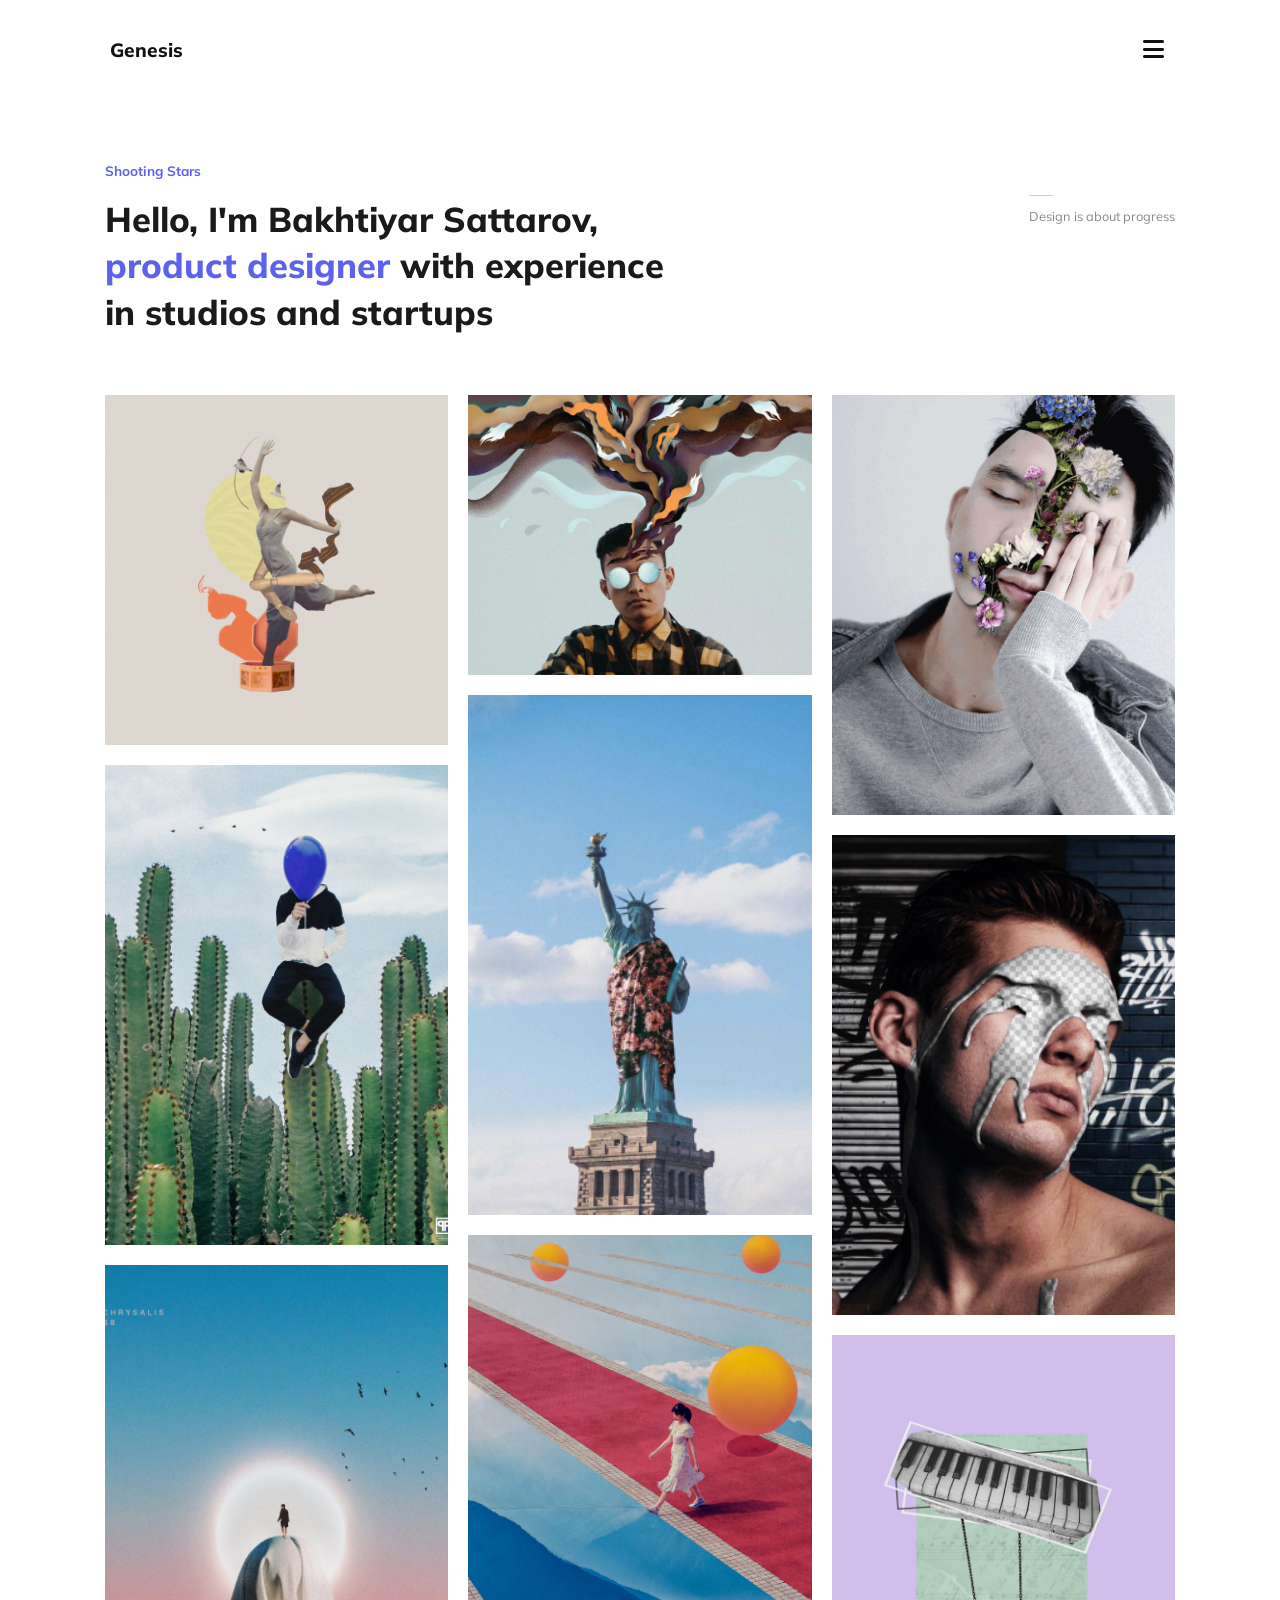
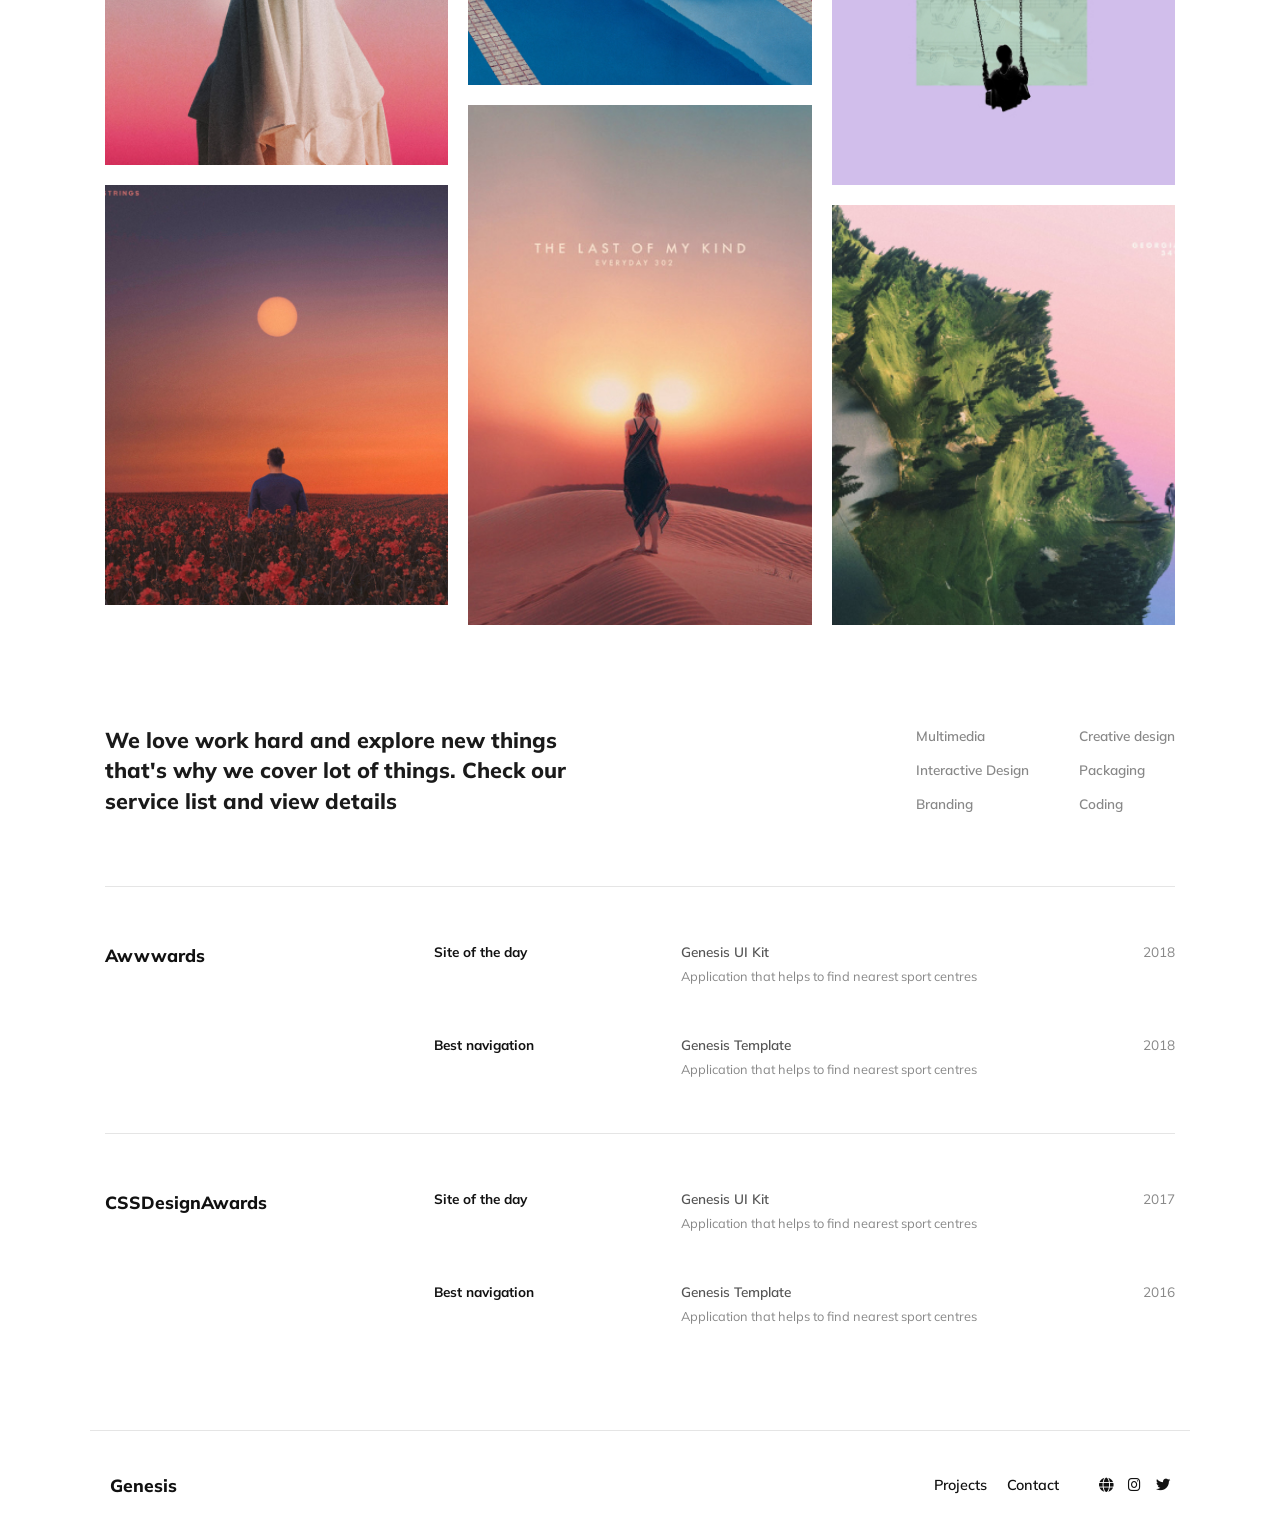
<file: index.html>
<!DOCTYPE html>
<html lang="en">
<head>
  <meta charset="UTF-8">
  <meta name="viewport" content="width=device-width, initial-scale=1.0">
  
  <!-- SEO Core Tags -->
  <title>Genesis Portfolio | Product Design & Digital Experiences</title>
  <meta name="description" content="Portfolio of Bakhtiyar Sattarov, a product designer with experience in digital experiences, branding, interactive design, and mobile applications.">
  <meta name="keywords" content="product design, UI/UX design, portfolio, Bakhtiyar Sattarov, interactive design, branding">
  <meta name="author" content="Bakhtiyar Sattarov">
  <meta name="robots" content="index, follow">

  <!-- Open Graph / Social Media SEO -->
  <meta property="og:type" content="website">
  <meta property="og:title" content="Genesis Portfolio | Bakhtiyar Sattarov">
  <meta property="og:description" content="Explore product design projects, award-winning interfaces, and digital experience case studies.">
  <meta property="og:image" content="images/hero-banner.jpg">

  <!-- External Styles & Fonts -->
  <link href="https://fonts.googleapis.com/css2?family=Mulish:wght@400;600;700;800&display=swap" rel="stylesheet">
  <link rel="stylesheet" href="https://cdnjs.cloudflare.com/ajax/libs/font-awesome/6.4.0/css/all.min.css">
  <link rel="stylesheet" href="styles/index.css">
  <script src="scripts/script.js" defer></script>
</head>
<body>
 <header class="header">
  <a href="index.html" class="logo">Genesis</a>
  
  <button class="nav-toggle" id="navToggle" aria-label="Toggle Navigation">
    <i class="fas fa-bars"></i>
  </button>

  <nav class="nav" id="navMenu">
    <ul class="nav_list">
      <li><a href="index.html" class="active">Home</a></li>
      <li><a href="pages/project.html">Projects</a></li>
      <li><a href="pages/contact.html">Contact</a></li>
    </ul>
  </nav>
</header>
  
   <main class="main">
  <!-- HERO SECTION -->
  <div class="hero-header">
   <div class="hero-title">
  <p class="tagline">Shooting Stars</p>
  <h1>
    <span>Hello, I'm Bakhtiyar Sattarov,</span>
    <span class="hero-line-2"><span class="accent-text">product designer</span> with experience</span>
    <span>in studios and startups</span>
  </h1>
</div>

    <!-- Right Side Quote -->
    <div class="quote-side">
      <span class="quote-line"></span>
      <p class="quote-text">Design is about progress</p>
    </div>
  </div>

<!-- GRID FRAME CONTAINER -->
<div class="grid-frame">
  <section class="masonry-grid">
    <!-- Column 1 -->
    <div class="masonry-column">
      <div class="grid-item"><img src="images/grid-1.jpg" alt="Project 1"></div>
      <div class="grid-item"><img src="images/grid-2.jpg" alt="Project 2"></div>
      <div class="grid-item"><img src="images/grid-3.jpg" alt="Project 3"></div>
      <div class="grid-item"><img src="images/grid-4.jpg" alt="Project 4"></div>
    </div>

    <!-- Column 2 -->
    <div class="masonry-column">
      <div class="grid-item"><img src="images/grid-5.jpg" alt="Project 5"></div>
      <div class="grid-item"><img src="images/grid-6.jpg" alt="Project 6"></div>
      <div class="grid-item"><img src="images/grid-7.jpg" alt="Project 7"></div>
      <div class="grid-item"><img src="images/grid-8.jpg" alt="Project 8"></div>
    </div>

    <!-- Column 3 -->
    <div class="masonry-column">
      <div class="grid-item"><img src="images/grid-9.jpg" alt="Project 9"></div>
      <div class="grid-item"><img src="images/grid-10.jpg" alt="Project 10"></div>
      <div class="grid-item"><img src="images/grid-11.jpg" alt="Project 11"></div>
      <div class="grid-item"><img src="images/grid-12.jpg" alt="Project 12"></div>
    </div>
  </section>
</div>

    <!-- SERVICES & AWARDS SECTION -->
    <section class="services-awards">
      <div class="services-container">
        <div class="services-heading">
          <h2>We love work hard and explore new things that's why we cover lot of things. Check our service list and view details</h2>
        </div>
        <div class="services-columns">
          <ul>
            <li>Multimedia</li>
            <li>Interactive Design</li>
            <li>Branding</li>
          </ul>
          <ul>
            <li>Creative design</li>
            <li>Packaging</li>
            <li>Coding</li>
          </ul>
        </div>
      </div>

      <hr class="section-divider" />

      <!-- Awards Section -->
      <div class="awards-table">
        <div class="award-row">
          <p class="award-brand">Awwwards</p>
          <p class="award-title">Site of the day</p>
          <div class="award-desc">
            <strong>Genesis UI Kit</strong>
            <p>Application that helps to find nearest sport centres</p>
          </div>
          <p class="award-year">2018</p>
        </div>

        <div class="award-row">
          <p class="award-brand"></p>
          <p class="award-title">Best navigation</p>
          <div class="award-desc">
            <strong>Genesis Template</strong>
            <p>Application that helps to find nearest sport centres</p>
          </div>
          <p class="award-year">2018</p>
        </div>

        <hr class="section-divider" />

        <div class="award-row">
          <p class="award-brand">CSSDesignAwards</p>
          <p class="award-title">Site of the day</p>
          <div class="award-desc">
            <strong>Genesis UI Kit</strong>
            <p>Application that helps to find nearest sport centres</p>
          </div>
          <p class="award-year">2017</p>
        </div>

        <div class="award-row">
          <p class="award-brand"></p>
          <p class="award-title">Best navigation</p>
          <div class="award-desc">
            <strong>Genesis Template</strong>
            <p>Application that helps to find nearest sport centres</p>
          </div>
          <p class="award-year">2016</p>
        </div>
      </div>
    </section>
   
  </main>

  <footer class="footer">
    <a href="index.html" class="footer-logo">Genesis</a>

    <div class="footer-right">
      <nav class="footer-nav">
        <a href="pages/project.html">Projects</a>
        <a href="pages/contact.html">Contact</a>
      </nav>
      <div class="social-icons">
        <a href="#" aria-label="Website"><i class="fas fa-globe"></i></a>
        <a href="#" aria-label="Instagram"><i class="fab fa-instagram"></i></a>
        <a href="#" aria-label="Twitter"><i class="fab fa-twitter"></i></a>
      </div>
    </div>
  </footer>
</body>
</html>
</file>
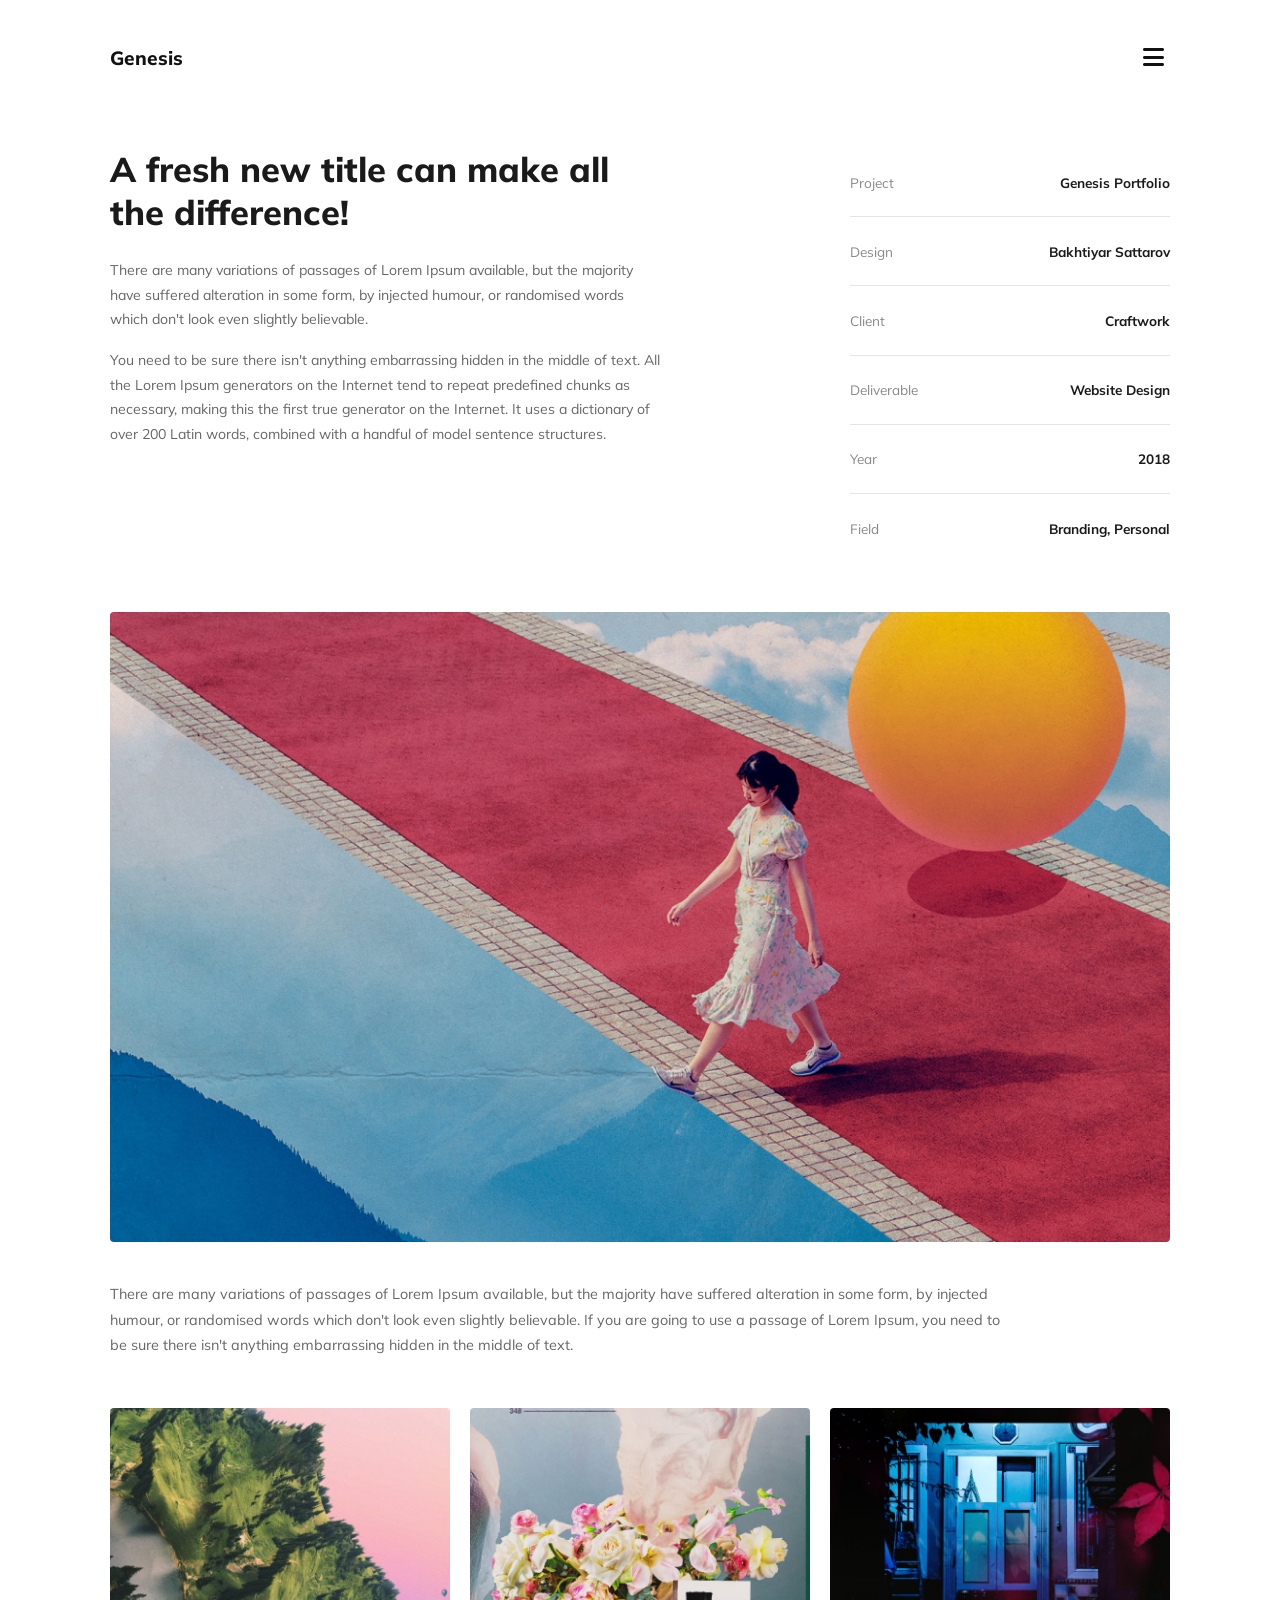
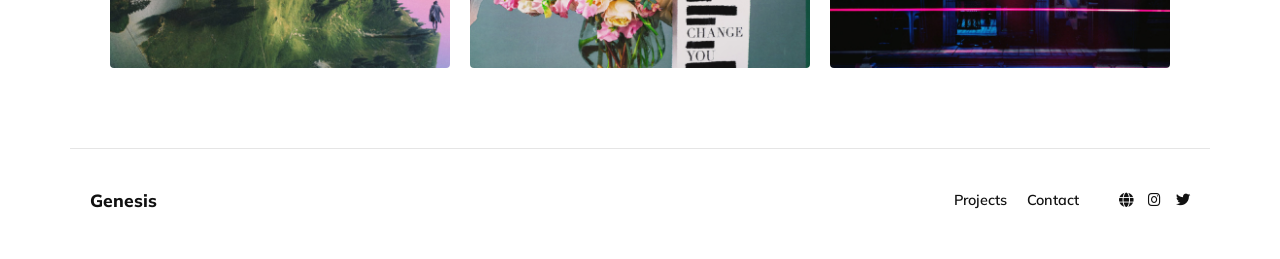
<file: pages/project.html>
<!DOCTYPE html>
<html lang="en">
<head>
  <meta charset="UTF-8">
  <meta name="viewport" content="width=device-width, initial-scale=1.0">
  <title>Project Details | Genesis Portfolio</title>

  <!-- External Styles & Fonts -->
  <link href="https://fonts.googleapis.com/css2?family=Mulish:wght@400;600;700;800&display=swap" rel="stylesheet">
  <link rel="stylesheet" href="https://cdnjs.cloudflare.com/ajax/libs/font-awesome/6.4.0/css/all.min.css">
  <link rel="stylesheet" href="../styles/project.css">
  <script src="../scripts/script.js"></script>
</head>
<body>
  <!-- HEADER -->
  <header class="header">
   <a href="../index.html" class="logo">Genesis</a>
  
  <button class="nav-toggle" id="navToggle" aria-label="Toggle Navigation">
    <i class="fas fa-bars"></i>
  </button>

  <nav class="nav" id="navMenu">
    <ul class="nav_list">
      <li><a href="../index.html">Home</a></li>
      <li><a href="../index.html">Projects</a></li>
      <li><a href="contact.html">Contact</a></li>
    </ul>
  </nav>
</header>

  <main class="project-page">
    
    <!-- Top Header Section -->
    <section class="project-header">
      <div class="project-intro">
        <h1>A fresh new title can make all the difference!</h1>
        <p class="intro-text">
          There are many variations of passages of Lorem Ipsum available, but the majority have suffered alteration in some form, by injected humour, or randomised words which don't look even slightly believable.
        </p>
        <p class="intro-text">
          You need to be sure there isn't anything embarrassing hidden in the middle of text. All the Lorem Ipsum generators on the Internet tend to repeat predefined chunks as necessary, making this the first true generator on the Internet. It uses a dictionary of over 200 Latin words, combined with a handful of model sentence structures.
        </p>
      </div>

      <!-- Metadata Box (Right Side) -->
<div class="project-meta">
  <div class="meta-item">
    <p class="meta-label">Project</p>
    <p class="meta-value">Genesis Portfolio</p>
  </div>
  <div class="meta-item">
    <p class="meta-label">Design</p>
    <p class="meta-value">Bakhtiyar Sattarov</p>
  </div>
  <div class="meta-item">
    <p class="meta-label">Client</p>
    <p class="meta-value">Craftwork</p>
  </div>
  <div class="meta-item">
    <p class="meta-label">Deliverable</p>
    <p class="meta-value">Website Design</p>
  </div>
  <div class="meta-item">
    <p class="meta-label">Year</p>
    <p class="meta-value">2018</p>
  </div>
  <div class="meta-item">
    <p class="meta-label">Field</p>
    <p class="meta-value">Branding, Personal</p>
  </div>
</div>
    </section>

    <!-- Main Hero Image -->
    <section class="hero-banner">
      <img src="../images/hero-banner.jpg" alt="Hero banner image">
    </section>

    <!-- Mid Paragraph -->
    <section class="project-description">
      <p>There are many variations of passages of Lorem Ipsum available, but the majority have suffered alteration in some form, by injected humour, or randomised words which don't look even slightly believable. If you are going to use a passage of Lorem Ipsum, you need to be sure there isn't anything embarrassing hidden in the middle of text.</p>
    </section>

    <!-- 3-Image Gallery Grid -->
    <section class="project-gallery">
      <div class="gallery-item"><img src="../images/project-details-4.jpg" alt="Detail 1"></div>
      <div class="gallery-item"><img src="../images/project-details-3.jpg" alt="Detail 2"></div>
      <div class="gallery-item"><img src="../images/project-details-2.jpg" alt="Detail 3"></div>
    </section>

  </main>

  <!-- FOOTER -->
  <footer class="footer">
    <a href="../index.html" class="footer-logo">Genesis</a>
    <div class="footer-right">
      <ul class="footer-nav">
        <li><a href="../index.html">Projects</a></li>
        <li><a href="contact.html">Contact</a></li>
      </ul>
      <div class="social-icons">
        <a href="#" aria-label="Website"><i class="fas fa-globe"></i></a>
        <a href="#" aria-label="Instagram"><i class="fab fa-instagram"></i></a>
        <a href="#" aria-label="Twitter"><i class="fab fa-twitter"></i></a>
      </div>
    </div>
  </footer>

</body>
</html>
</file>
<file: styles/index.css>
@import url("https://fonts.googleapis.com/css2?family=Mulish:wght@400;600;700;800&display=swap");
* {
  margin: 0;
  padding: 0;
  box-sizing: border-box;
}

body {
  font-family: "Mulish", sans-serif;
  color: #111111;
  background-color: #ffffff;
  line-height: 1.6;
  -webkit-font-smoothing: antialiased;
}

img {
  max-width: 100%;
  display: block;
}

.header {
  width: 100%;
  max-width: 1100px;
  margin: 0 auto;
  padding: 30px 20px;
  display: flex;
  justify-content: space-between;
  align-items: center;
  box-sizing: border-box;
  position: relative;
}
.header .logo {
  font-family: "Mulish", sans-serif;
  font-weight: 800;
  font-size: 1.2rem;
  color: #111111;
  text-decoration: none;
}

/* Burger Toggle Button (Always visible on top right) */
.nav-toggle {
  display: block;
  background: none;
  border: none;
  font-size: 1.5rem;
  color: #111111;
  cursor: pointer;
  padding: 6px;
  transition: color 0.2s ease;
}
.nav-toggle:hover {
  color: #5c62ec;
}

/* Dropdown Menu (Hidden until burger button is clicked) */
.nav {
  display: none;
  position: absolute;
  top: 100%;
  right: 20px;
  width: 180px;
  background-color: #ffffff;
  box-shadow: 0 10px 25px rgba(0, 0, 0, 0.12);
  border-radius: 8px;
  padding: 15px 20px;
  z-index: 1000;
}
.nav.active {
  display: block !important;
}
.nav .nav_list {
  display: flex;
  flex-direction: column;
  gap: 12px;
  list-style: none;
  margin: 0;
  padding: 0;
}
.nav .nav_list a {
  font-family: "Mulish", sans-serif;
  text-decoration: none;
  color: #777777;
  font-size: 0.9rem;
  font-weight: 600;
}
.nav .nav_list a.active, .nav .nav_list a:hover {
  color: #111111;
}

/* Main Container centered at 1110px matching Figma */
.main {
  width: 100%;
  max-width: 1110px;
  margin: 0 auto;
  padding: 40px 20px 80px;
  box-sizing: border-box;
  /* Hero Header */
}
.main .hero-header {
  display: flex;
  justify-content: space-between;
  align-items: flex-start;
  margin-top: 20px;
  margin-bottom: 60px;
}
.main .hero-header .hero-title {
  max-width: 650px;
}
.main .hero-header .hero-title .tagline {
  font-family: "Mulish", sans-serif;
  font-size: 0.85rem;
  font-weight: 700;
  color: #5c62ec;
  margin-bottom: 14px;
}
.main .hero-header .hero-title h1 {
  font-family: "Mulish", sans-serif;
  font-size: 2.15rem;
  font-weight: 800;
  line-height: 1.35;
  color: #1a1a1a;
  margin: 0;
}
.main .hero-header .hero-title h1 span {
  display: block;
}
.main .hero-header .hero-title h1 .hero-line-2 {
  color: #1a1a1a;
}
.main .hero-header .hero-title h1 .hero-line-2 .accent-text,
.main .hero-header .hero-title h1 .hero-line-2 span.accent-text {
  color: #5c62ec !important;
  display: inline !important;
  font-weight: 800;
}
.main .hero-header .quote-side {
  display: flex;
  flex-direction: column;
  align-items: flex-start;
  gap: 10px;
  margin-top: 35px;
}
.main .hero-header .quote-side .quote-line {
  display: block;
  width: 24px;
  height: 1px;
  background-color: #cccccc;
}
.main .hero-header .quote-side .quote-text {
  font-family: "Mulish", sans-serif;
  font-size: 0.8rem;
  color: #888888;
  margin: 0;
}
.main {
  /* Pixel-Perfect Frame Grid */
}
.main .grid-frame {
  width: 100%;
  max-width: 1110px;
  margin: 0 auto;
}
.main .grid-frame .masonry-grid {
  display: flex;
  justify-content: space-between;
  gap: 20px;
  width: 100%;
}
.main .grid-frame .masonry-grid .masonry-column {
  display: flex;
  flex-direction: column;
  gap: 20px;
  flex: 1;
  width: 0;
}
.main .grid-frame .masonry-grid .masonry-column .grid-item {
  width: 100%;
  position: relative;
  overflow: hidden;
}
.main .grid-frame .masonry-grid .masonry-column .grid-item img {
  width: 100%;
  height: 100%;
  display: block;
  object-fit: cover; /* Fits image perfectly into container without distortion */
}
.main .grid-frame .masonry-grid {
  /* Fixed Proportional Heights Per Column to Align Baseline Exactly */
}
.main .grid-frame .masonry-grid .masonry-column:nth-child(1) .grid-item:nth-child(1) {
  height: 350px;
}
.main .grid-frame .masonry-grid .masonry-column:nth-child(1) .grid-item:nth-child(2) {
  height: 480px;
}
.main .grid-frame .masonry-grid .masonry-column:nth-child(1) .grid-item:nth-child(3) {
  height: 500px;
}
.main .grid-frame .masonry-grid .masonry-column:nth-child(1) .grid-item:nth-child(4) {
  height: 420px;
}
.main .grid-frame .masonry-grid .masonry-column:nth-child(2) .grid-item:nth-child(1) {
  height: 280px;
}
.main .grid-frame .masonry-grid .masonry-column:nth-child(2) .grid-item:nth-child(2) {
  height: 520px;
}
.main .grid-frame .masonry-grid .masonry-column:nth-child(2) .grid-item:nth-child(3) {
  height: 450px;
}
.main .grid-frame .masonry-grid .masonry-column:nth-child(2) .grid-item:nth-child(4) {
  height: 520px;
}
.main .grid-frame .masonry-grid .masonry-column:nth-child(3) .grid-item:nth-child(1) {
  height: 420px;
}
.main .grid-frame .masonry-grid .masonry-column:nth-child(3) .grid-item:nth-child(2) {
  height: 480px;
}
.main .grid-frame .masonry-grid .masonry-column:nth-child(3) .grid-item:nth-child(3) {
  height: 450px;
}
.main .grid-frame .masonry-grid .masonry-column:nth-child(3) .grid-item:nth-child(4) {
  height: 420px;
}
.main {
  /* Services & Awards Section */
}
.main .services-awards {
  margin-top: 100px;
}
.main .services-awards .services-container {
  display: flex;
  justify-content: space-between;
  gap: 60px;
  margin-bottom: 60px;
}
.main .services-awards .services-container .services-heading h2 {
  font-family: "Mulish", sans-serif;
  font-size: 1.35rem;
  font-weight: 800;
  line-height: 1.4;
  color: #1a1a1a;
  max-width: 480px;
}
.main .services-awards .services-container .services-columns {
  display: flex;
  gap: 50px;
}
.main .services-awards .services-container .services-columns ul {
  list-style: none;
  padding: 0;
  margin: 0;
}
.main .services-awards .services-container .services-columns ul li {
  font-family: "Mulish", sans-serif;
  font-size: 0.85rem;
  font-weight: 600;
  color: #888888;
  margin-bottom: 12px;
  white-space: nowrap;
}
.main .services-awards .section-divider {
  border: none;
  border-top: 1px solid #e5e5e5;
  margin: 30px 0;
}
.main .services-awards .awards-table .award-row {
  display: grid;
  grid-template-columns: 2fr 1.5fr 2.5fr 0.5fr;
  align-items: start;
  padding: 24px 0;
}
.main .services-awards .awards-table .award-row .award-brand {
  font-family: "Mulish", sans-serif;
  font-size: 1.1rem;
  font-weight: 800;
  color: #111111;
}
.main .services-awards .awards-table .award-row .award-title {
  font-family: "Mulish", sans-serif;
  font-size: 0.85rem;
  font-weight: 700;
  color: #111111;
}
.main .services-awards .awards-table .award-row .award-desc strong {
  display: block;
  font-family: "Mulish", sans-serif;
  font-size: 0.85rem;
  font-weight: 600;
  color: #555555;
  margin-bottom: 4px;
}
.main .services-awards .awards-table .award-row .award-desc p {
  font-family: "Mulish", sans-serif;
  font-size: 0.8rem;
  color: #888888;
  line-height: 1.5;
  margin: 0;
}
.main .services-awards .awards-table .award-row .award-year {
  font-family: "Mulish", sans-serif;
  font-size: 0.85rem;
  color: #888888;
  text-align: right;
}

.footer {
  display: flex;
  justify-content: space-between;
  align-items: center;
  padding: 40px 20px; /* Aligns footer logo with main content left edge */
  max-width: 1100px;
  margin: 0 auto;
  border-top: 1px solid #e5e5e5;
}
.footer .footer-logo {
  font-family: "Mulish", sans-serif;
  font-weight: 800;
  font-size: 1.1rem;
  color: #111111;
  text-decoration: none;
}
.footer .footer-right {
  display: flex;
  align-items: center;
  gap: 40px;
}
.footer .footer-right .footer-nav {
  display: flex;
  gap: 20px;
  list-style: none;
  margin: 0;
  padding: 0;
}
.footer .footer-right .footer-nav a {
  font-family: "Mulish", sans-serif;
  font-size: 0.9rem;
  font-weight: 600;
  color: #111111;
  text-decoration: none;
}
.footer .footer-right .social-icons {
  display: flex;
  gap: 15px;
}
.footer .footer-right .social-icons a {
  color: #111111;
  font-size: 0.9rem;
}

/* Responsive adjustment for small screens */
@media (max-width: 600px) {
  .footer {
    flex-direction: column;
    gap: 20px;
    align-items: flex-start;
  }
  .footer .footer-right {
    flex-direction: column;
    align-items: flex-start;
    gap: 15px;
  }
}

/*# sourceMappingURL=index.css.map */
</file>
<file: styles/project.css>
@import url("https://fonts.googleapis.com/css2?family=Mulish:wght@400;600;700;800&display=swap");
.header {
  width: 100%;
  max-width: 1100px;
  margin: 0 auto;
  padding: 30px 20px;
  display: flex;
  justify-content: space-between;
  align-items: center;
  box-sizing: border-box;
  position: relative;
}
.header .logo {
  font-family: "Mulish", sans-serif;
  font-weight: 800;
  font-size: 1.2rem;
  color: #111111;
  text-decoration: none;
}

/* Burger Toggle Button (Always visible on top right) */
.nav-toggle {
  display: block;
  background: none;
  border: none;
  font-size: 1.5rem;
  color: #111111;
  cursor: pointer;
  padding: 6px;
  transition: color 0.2s ease;
}
.nav-toggle:hover {
  color: #5c62ec;
}

/* Dropdown Menu (Hidden until burger button is clicked) */
.nav {
  display: none;
  position: absolute;
  top: 100%;
  right: 20px;
  width: 180px;
  background-color: #ffffff;
  box-shadow: 0 10px 25px rgba(0, 0, 0, 0.12);
  border-radius: 8px;
  padding: 15px 20px;
  z-index: 1000;
}
.nav.active {
  display: block !important;
}
.nav .nav_list {
  display: flex;
  flex-direction: column;
  gap: 12px;
  list-style: none;
  margin: 0;
  padding: 0;
}
.nav .nav_list a {
  font-family: "Mulish", sans-serif;
  text-decoration: none;
  color: #777777;
  font-size: 0.9rem;
  font-weight: 600;
}
.nav .nav_list a.active, .nav .nav_list a:hover {
  color: #111111;
}

.footer {
  display: flex;
  justify-content: space-between;
  align-items: center;
  padding: 40px 20px; /* Aligns footer logo with main content left edge */
  max-width: 1100px;
  margin: 0 auto;
  border-top: 1px solid #e5e5e5;
}
.footer .footer-logo {
  font-family: "Mulish", sans-serif;
  font-weight: 800;
  font-size: 1.1rem;
  color: #111111;
  text-decoration: none;
}
.footer .footer-right {
  display: flex;
  align-items: center;
  gap: 40px;
}
.footer .footer-right .footer-nav {
  display: flex;
  gap: 20px;
  list-style: none;
  margin: 0;
  padding: 0;
}
.footer .footer-right .footer-nav a {
  font-family: "Mulish", sans-serif;
  font-size: 0.9rem;
  font-weight: 600;
  color: #111111;
  text-decoration: none;
}
.footer .footer-right .social-icons {
  display: flex;
  gap: 15px;
}
.footer .footer-right .social-icons a {
  color: #111111;
  font-size: 0.9rem;
}

/* Responsive adjustment for small screens */
@media (max-width: 600px) {
  .footer {
    flex-direction: column;
    gap: 20px;
    align-items: flex-start;
  }
  .footer .footer-right {
    flex-direction: column;
    align-items: flex-start;
    gap: 15px;
  }
}
.project-page {
  width: 100%;
  max-width: 1100px;
  margin: 0 auto;
  padding: 40px 20px 80px;
  box-sizing: border-box;
}

/* 2-Column Header Section: Intro Left, Metadata Right */
.project-header {
  display: flex;
  justify-content: space-between;
  align-items: flex-start;
  gap: 60px;
  margin-bottom: 50px;
}
.project-header .project-intro {
  flex: 1;
  max-width: 550px;
}
.project-header .project-intro h1 {
  font-family: "Mulish", sans-serif;
  font-size: 2.15rem;
  font-weight: 800;
  line-height: 1.25;
  color: #1a1a1a;
  margin-top: 0;
  margin-bottom: 24px;
}
.project-header .project-intro .intro-text {
  font-family: "Mulish", sans-serif;
  font-size: 0.88rem;
  line-height: 1.75;
  color: #666666;
  margin-bottom: 16px;
}
.project-header {
  /* Metadata Block */
}
.project-header .project-meta {
  width: 320px;
  display: flex;
  flex-direction: column;
}
.project-header .project-meta .meta-item {
  display: flex;
  justify-content: space-between;
  align-items: center;
  padding: 12px 0;
  border-bottom: 1px solid #e5e5e5;
}
.project-header .project-meta .meta-item:last-child {
  border-bottom: none;
}
.project-header .project-meta .meta-item .meta-label {
  font-family: "Mulish", sans-serif;
  font-size: 0.85rem;
  color: #888888;
}
.project-header .project-meta .meta-item .meta-value {
  font-family: "Mulish", sans-serif;
  font-size: 0.85rem;
  font-weight: 700;
  color: #1a1a1a;
  text-align: right;
}

/* Hero Banner Image */
.hero-banner {
  width: 100%;
  margin-bottom: 40px;
}
.hero-banner img {
  width: 100%;
  height: auto;
  object-fit: cover;
  display: block;
  border-radius: 4px;
}

/* Mid Paragraph Description */
.project-description {
  margin-bottom: 50px;
}
.project-description p {
  font-family: "Mulish", sans-serif;
  font-size: 0.9rem;
  line-height: 1.75;
  color: #666666;
  max-width: 900px;
}

/* 3-Image Gallery Grid */
.project-gallery {
  display: grid;
  grid-template-columns: repeat(3, 1fr);
  gap: 20px;
}
.project-gallery .gallery-item img {
  width: 100%;
  height: 260px;
  object-fit: cover;
  display: block;
  border-radius: 4px;
}

/* Mobile Screens */
@media (max-width: 768px) {
  .project-header {
    flex-direction: column;
    gap: 30px;
  }
  .project-header .project-intro,
  .project-header .project-meta {
    max-width: 100%;
    width: 100%;
  }
  .project-gallery {
    grid-template-columns: 1fr;
  }
}

/*# sourceMappingURL=project.css.map */
</file>
